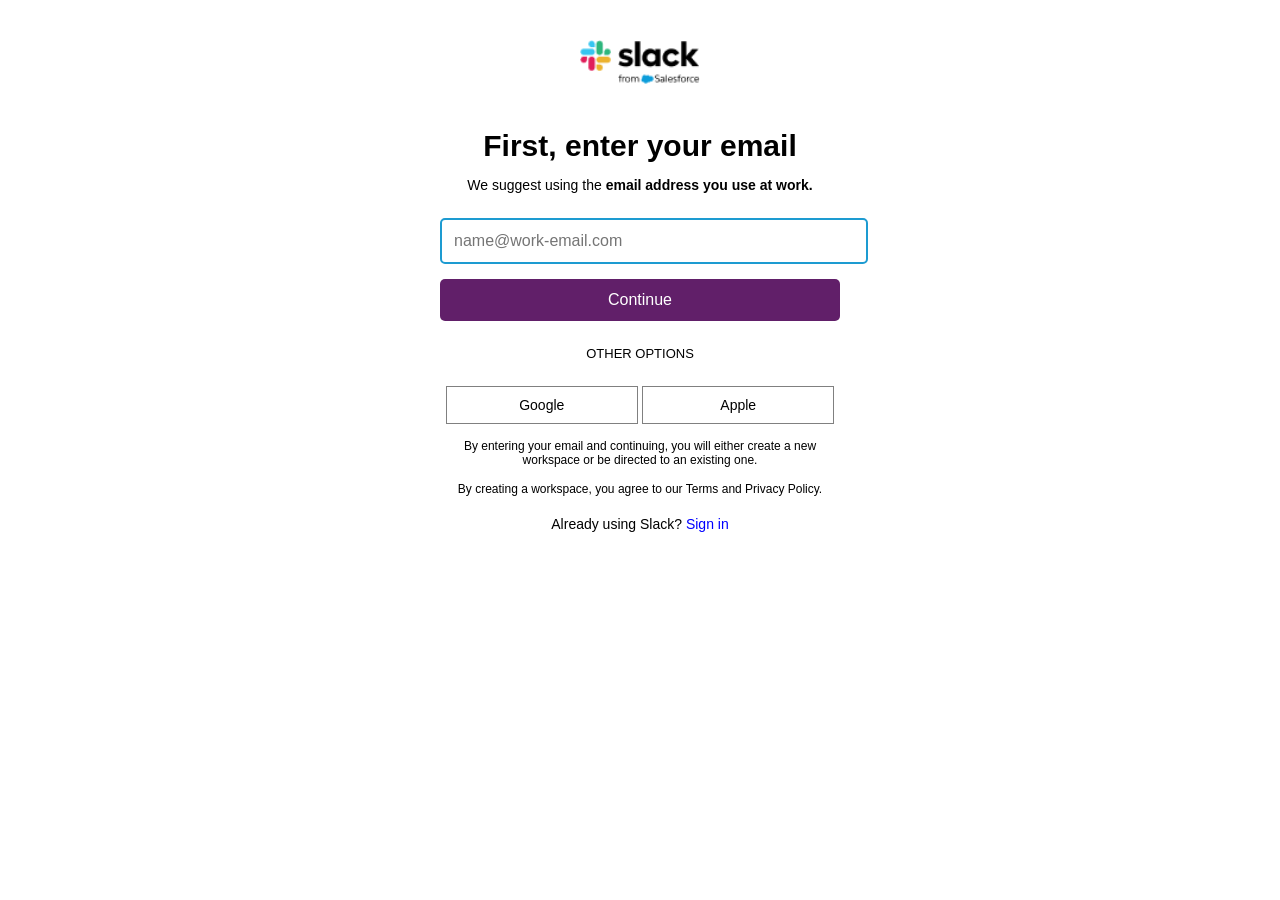
<file: getStarted.html>
<!DOCTYPE html>
<html lang="en">
  <head>
    <meta charset="UTF-8" />
    <meta name="viewport" content="width=device-width, initial-scale=1.0" />
    <title>Slack Login</title>
    <link rel="stylesheet" href="getStarted.css" />
  </head>
  <body>
    <div class="box">
      <img src="images/image.png" class="logo" />

      <h1>First, enter your email</h1>
      <p class="text">
        We suggest using the <b>email address you use at work.</b>
      </p>

      <input type="email" placeholder="name@work-email.com" />

      <button class="btn">Continue</button>

      <p class="or">OTHER OPTIONS</p>

      <div class="buttons">
        <button class="social">Google</button>
        <button class="social">Apple</button>
      </div>

      <p class="small">
        By entering your email and continuing, you will either create a new
        workspace or be directed to an existing one.
      </p>

      <p class="small">
        By creating a workspace, you agree to our Terms and Privacy Policy.
      </p>

      <p class="signin">Already using Slack? <a href="#">Sign in</a></p>
    </div>
  </body>
</html>
</file>
<file: getStarted.css>
body {
  font-family: Arial, sans-serif;
  background: white;
}

.box {
  width: 400px;
  margin: 40px auto;
  text-align: center;
}

.logo {
  width: 120px;
  margin-bottom: 20px;
}

h1 {
  font-size: 30px;
  margin-bottom: 10px;
}

.text {
  font-size: 14px;
  margin-bottom: 25px;
}

input {
  width: 100%;
  padding: 12px;
  font-size: 16px;
  border: 2px solid #1d9bd1;
  border-radius: 5px;
  margin-bottom: 15px;
}

.btn {
  width: 100%;
  padding: 12px;
  background: #611f69;
  color: white;
  border: none;
  border-radius: 5px;
  font-size: 16px;
}

.or {
  margin: 25px 0;
  font-size: 13px;
}

.buttons {
  width: 100%;
}

.social {
  width: 48%;
  padding: 10px;
  border: 1px solid gray;
  background: white;
  font-size: 14px;
}

.social img {
  width: 16px;
  vertical-align: middle;
}

.small {
  font-size: 12px;
  margin-top: 15px;
}

.signin {
  margin-top: 20px;
  font-size: 14px;
}

a {
  text-decoration: none;
  color: blue;
}
</file>
